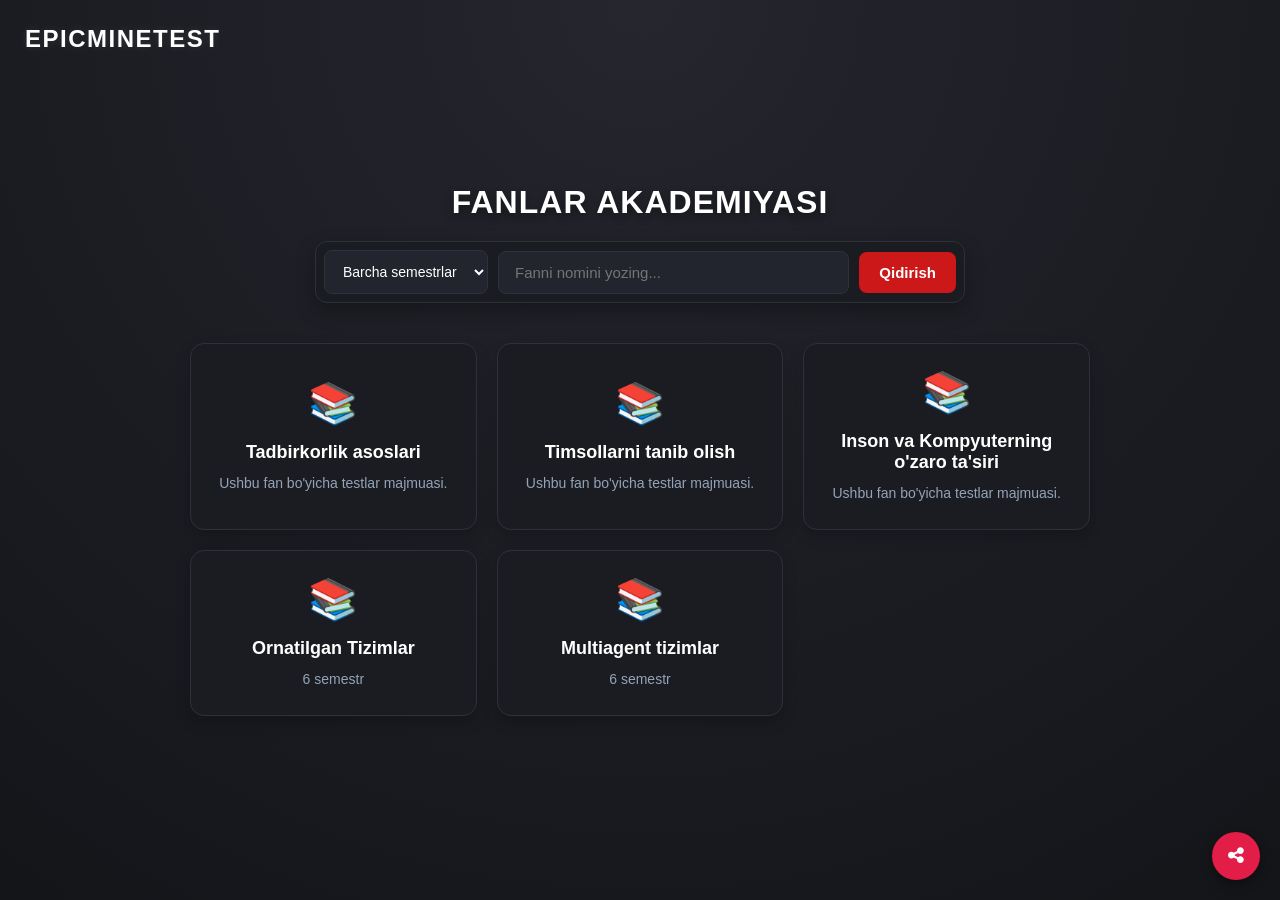
<file: index.html>
<!DOCTYPE html>
<html lang="uz">
<head>
  <meta charset="UTF-8">
  <meta name="viewport" content="width=device-width, initial-scale=1.0">
  <title>Bosh Sahifa - Fanlar Ro'yxati</title>
  <link rel="stylesheet" href="css/index.css">
  <link rel="stylesheet" href="https://cdnjs.cloudflare.com/ajax/libs/font-awesome/6.4.0/css/all.min.css">
</head>
<body>
  <div class="top-header">
    <a href="index.html" class="brand-logo">EpicMineTest</a>
  </div>

  <div class="main-container">
    <header class="main-header">
      <h1 class="main-title">Fanlar Akademiyasi</h1>
      <div class="search-box">
        <select id="semesterSelect" class="search-select">
          <option value="all">Barcha semestrlar</option>
          <option value="7">7-semestr</option>
          <option value="6">6-semestr</option>
          <option value="5">5-semestr</option>
          <option value="4">4-semestr</option>
          <option value="3">3-semestr</option>
          <option value="2">2-semestr</option>
          <option value="1">1-semestr</option>
        </select>

        <input type="text" id="searchInput" class="search-input" placeholder="Fanni nomini yozing..." autocomplete="off">
        <button id="searchBtn" class="search-btn">Qidirish</button>
      </div>
    </header>

    <main class="content-area">
      <div id="fanlarList" class="fanlar-grid">
        <div class="loading-text">Fanlar yuklanmoqda...</div>
      </div>
    </main>
  </div>

  <!-- Share Button & Modal -->
  <button id="open-share-modal-btn" class="share-trigger-btn" title="Ulashish">
      <i class="fa-solid fa-share-nodes"></i>
  </button>

  <div id="share-modal" class="modal-overlay">
      <div class="modal-card">
          <div class="modal-header">
              <h3 class="modal-title">
                  <i class="fa-solid fa-share-nodes highlight-icon"></i> Ulashish
              </h3>
              <button id="close-share-modal-btn" class="modal-close-btn">
                  <i class="fa-solid fa-xmark"></i>
              </button>
          </div>

          <div class="modal-options">
              <button id="share-simple-btn" class="share-option-btn">
                  <div>
                      <strong class="option-title">Oddiy ulashish</strong>
                      <span class="option-sub">Saytning asosiy havolasini nusxalash</span>
                  </div>
                  <i class="fa-solid fa-link icon-sub"></i>
              </button>

              <button id="share-answers-btn" class="share-option-btn">
                  <div>
                      <strong class="option-title">Javoblar bilan ulashish</strong>
                      <span class="option-sub">Barcha fanlar havolasini nusxalash</span>
                  </div>
                  <i class="fa-solid fa-list-check icon-green"></i>
              </button>
          </div>
      </div>
  </div>

  <div id="toast" class="toast-notification">
      <i class="fa-solid fa-check icon-green"></i>
      <span>Nusxalandi!</span>
  </div>

  <script src="JavaScript/index.js"></script>
</body>
</html>
</file>
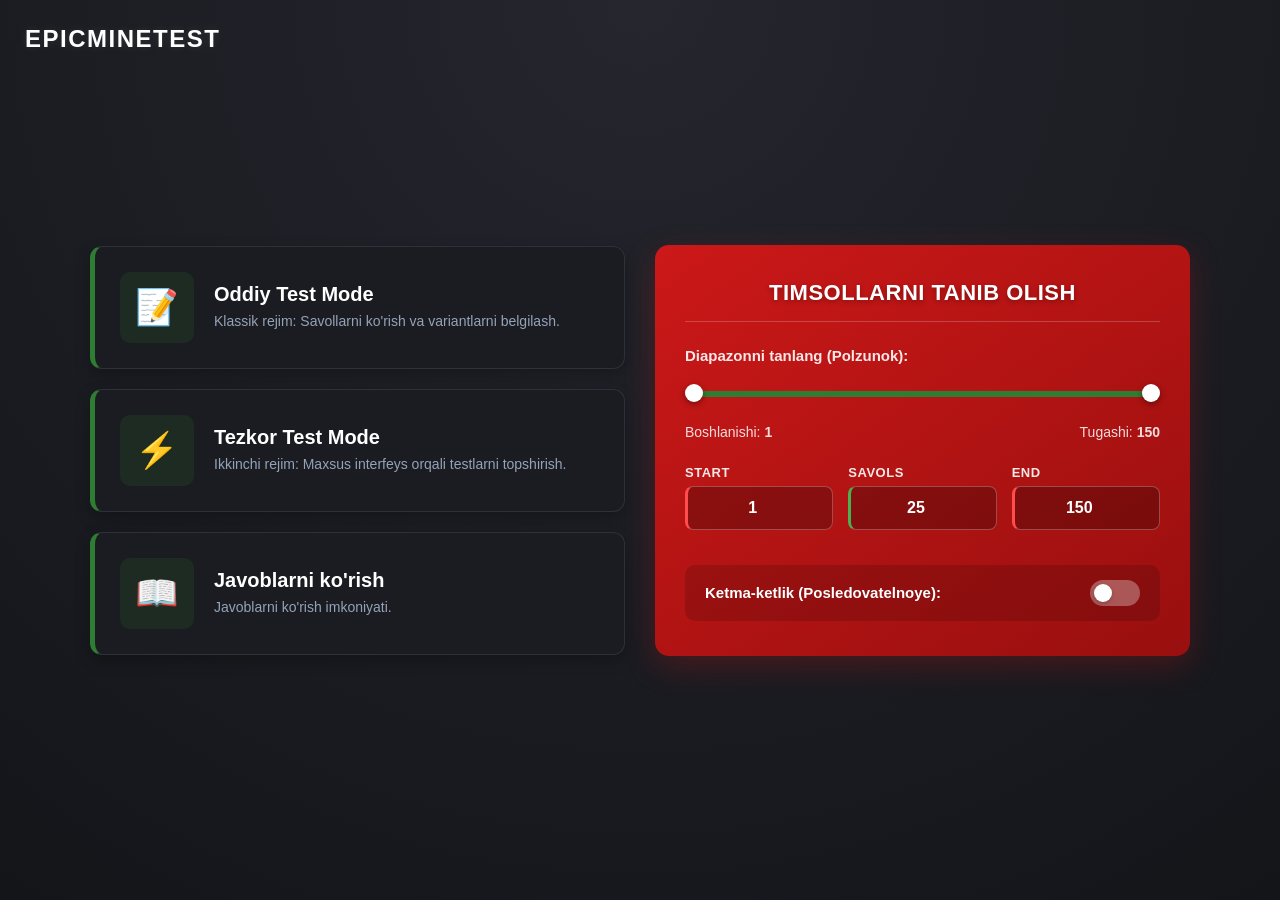
<file: menu.html>
<!DOCTYPE html>
<html lang="uz">
<head>
  <meta charset="UTF-8">
  <meta name="viewport" content="width=device-width, initial-scale=1.0">
  <title>Test Sozlamalari - Menu</title>
  <link rel="stylesheet" href="css/menu.css">
</head>
<body>
  <div class="top-header">
    <a href="index.html" class="brand-logo">EpicMineTest</a>
  </div>

  <div class="menu-container">
    
    <!-- CHAP BLOK: Test Rejimlari -->
    <div class="test-types-block">
      <div class="test-card" onclick="startQuiz('test.html')">
        <div class="card-icon">📝</div>
        <div class="card-info">
          <h3>Oddiy Test Mode</h3>
          <p>Klassik rejim: Savollarni ko'rish va variantlarni belgilash.</p>
        </div>
      </div>

      <div class="test-card" onclick="startQuiz('test2.html')">
        <div class="card-icon">⚡</div>
        <div class="card-info">
          <h3>Tezkor Test Mode</h3>
          <p>Ikkinchi rejim: Maxsus interfeys orqali testlarni topshirish.</p>
        </div>
      </div>

      <div class="test-card" onclick="GetJavobs('Javob.html')">
        <div class="card-icon">📖</div>
        <div class="card-info">
          <h3>Javoblarni ko'rish</h3>
          <p>Javoblarni ko'rish imkoniyati.</p>
        </div>
      </div>
    </div>

    <!-- O'NG BLOK: Sozlamalar -->
    <div class="settings-block">
      <h2 id="subjectTitle" class="settings-title">Yuklanmoqda...</h2>
      
      <div class="slider-container">
        <p class="slider-label">Diapazonni tanlang (Polzunok):</p>
        <div class="range-slider-wrapper">
          <div class="slider-track" id="sliderTrack"></div>
          <input type="range" id="sliderStart" min="1" max="100" value="1" step="1">
          <input type="range" id="sliderEnd" min="1" max="100" value="100" step="1">
        </div>
        <div class="slider-values">
          <span>Boshlanishi: <strong id="valStart">1</strong></span>
          <span>Tugashi: <strong id="valEnd">100</strong></span>
        </div>
      </div>

      <div class="inputs-row">
        <div class="input-group group-start">
          <label for="inputStart">Start</label>
          <input type="number" id="inputStart" min="1" value="1">
        </div>
        
        <div class="input-group group-savols">
          <label for="inputSavols">Savols</label>
          <input type="number" id="inputSavols" min="1" value="25">
        </div>

        <div class="input-group group-end">
          <label for="inputEnd">End</label>
          <input type="number" id="inputEnd" min="1">
        </div>
      </div>

      <div class="toggle-container">
        <span class="toggle-label">Ketma-ketlik (Posledovatelnoye):</span>
        <label class="switch">
          <input type="checkbox" id="posledovotelnyaToggle">
          <span class="slider-round"></span>
        </label>
      </div>

    </div>

  </div>

  <script src="JavaScript/menu.js"></script>
</body>
</html>
</file>
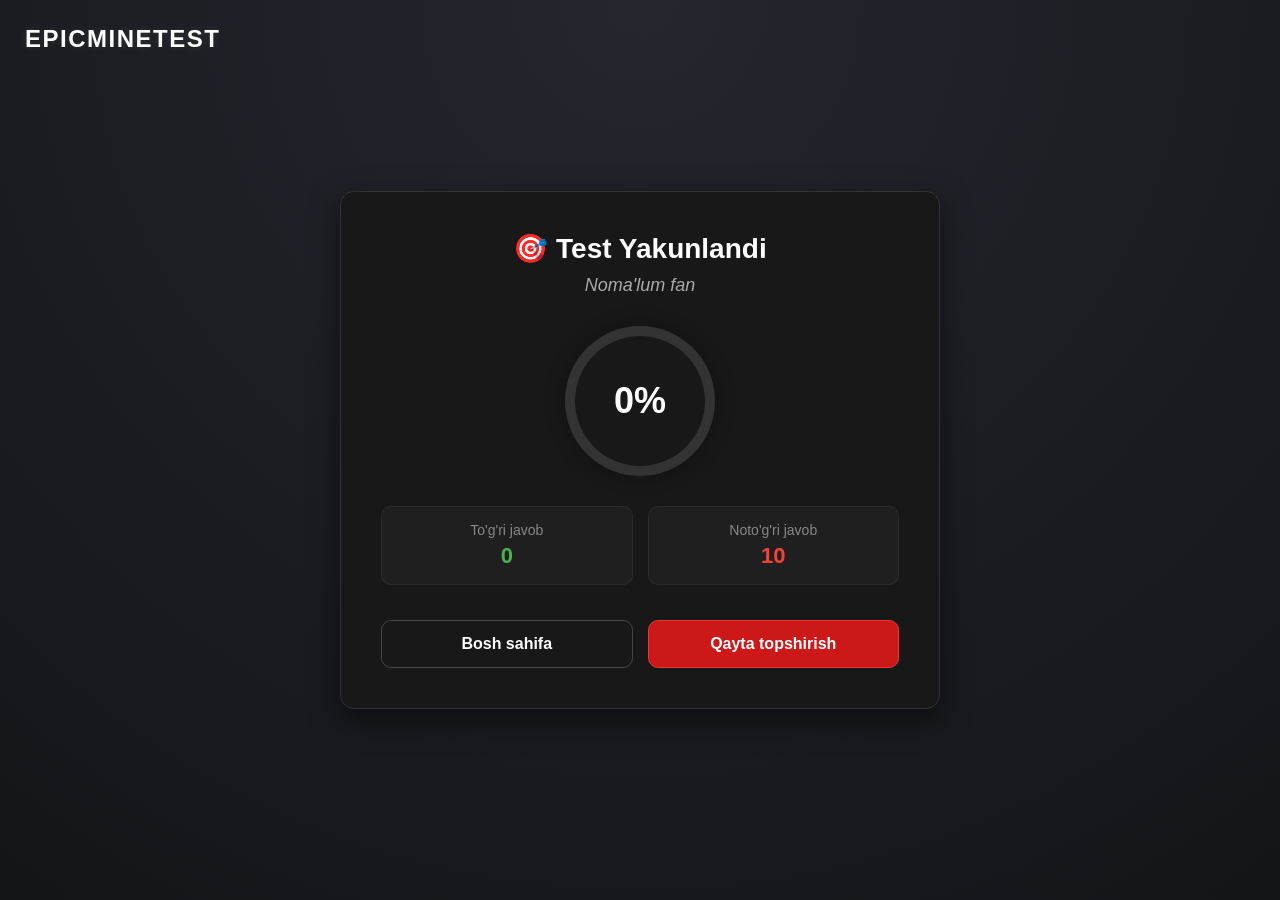
<file: result.html>
<!DOCTYPE html>
<html lang="uz">
<head>
  <meta charset="UTF-8">
  <meta name="viewport" content="width=device-width, initial-scale=1.0">
  <title>Test Natijalari</title>
  <link rel="stylesheet" href="css/result.css">
</head>
<body>
  <div class="top-header">
    <a href="index.html" class="brand-logo">EpicMineTest</a>
  </div>

  <div class="result-container">
    <h1 class="result-title">🎯 Test Yakunlandi</h1>
    <div class="subject-name" id="resSubject">Fan nomi yuklanmoqda...</div>

    <div class="score-circle" id="scoreCircle">
      <span class="score-text" id="scorePercent">0%</span>
    </div>

    <div class="stats-grid">
      <div class="stat-card">
        <div class="stat-label">To'g'ri javob</div>
        <div class="stat-value correct" id="resCorrect">0</div>
      </div>
      <div class="stat-card">
        <div class="stat-label">Noto'g'ri javob</div>
        <div class="stat-value wrong" id="resWrong">0</div>
      </div>
    </div>

    <div class="result-buttons">
      <a href="index.html" class="btn-result btn-home">Bosh sahifa</a>
      <a href="#" id="btnRestart" class="btn-result btn-restart">Qayta topshirish</a>
    </div>
  </div>

  <script src="JavaScript/result.js"></script>
</body>
</html>
</file>
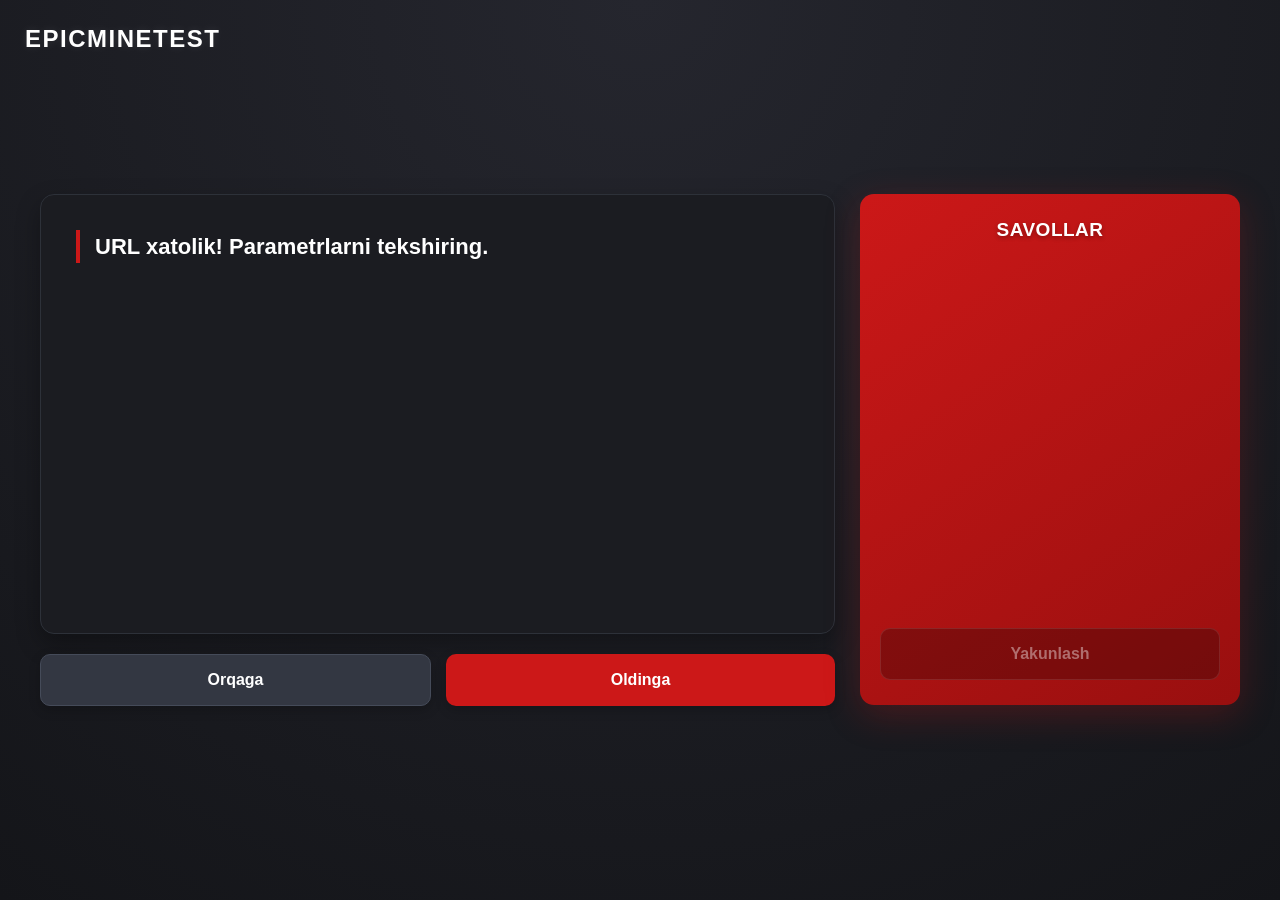
<file: test.html>
<!DOCTYPE html>
<html lang="uz">
<head>
  <meta charset="UTF-8">
  <meta name="viewport" content="width=device-width, initial-scale=1.0">
  <title>Quiz App</title>
  <link rel="stylesheet" href="css/test.css">
</head>
<body>

  <div class="top-header">
    <a href="index.html" class="brand-logo">EpicMineTest</a>
  </div>

  <div class="quiz-container">
    
    <div class="left-side">
      <div class="question-block">
        <div class="question-text" id="questionText">Yuklanmoqda...</div>
        <div class="answers-list" id="answersList"></div>
      </div>

      <div class="navigation-block">
        <button class="btn btn-prev" id="btnPrev">Orqaga</button>
        <button class="btn btn-next" id="btnNext">Oldinga</button>
      </div>
    </div>

    <div class="matrix-block">
      <div class="matrix-title" id="matrixTitle">Savollar</div>
      <div class="matrix-grid" id="matrixGrid"></div>
      
      <div class="submit-block">
        <button class="btn-submit" id="btnSubmit" disabled>Yakunlash</button>
      </div>
    </div>

  </div>

  <script src="JavaScript/savol.js"></script>
</body>
</html>
</file>
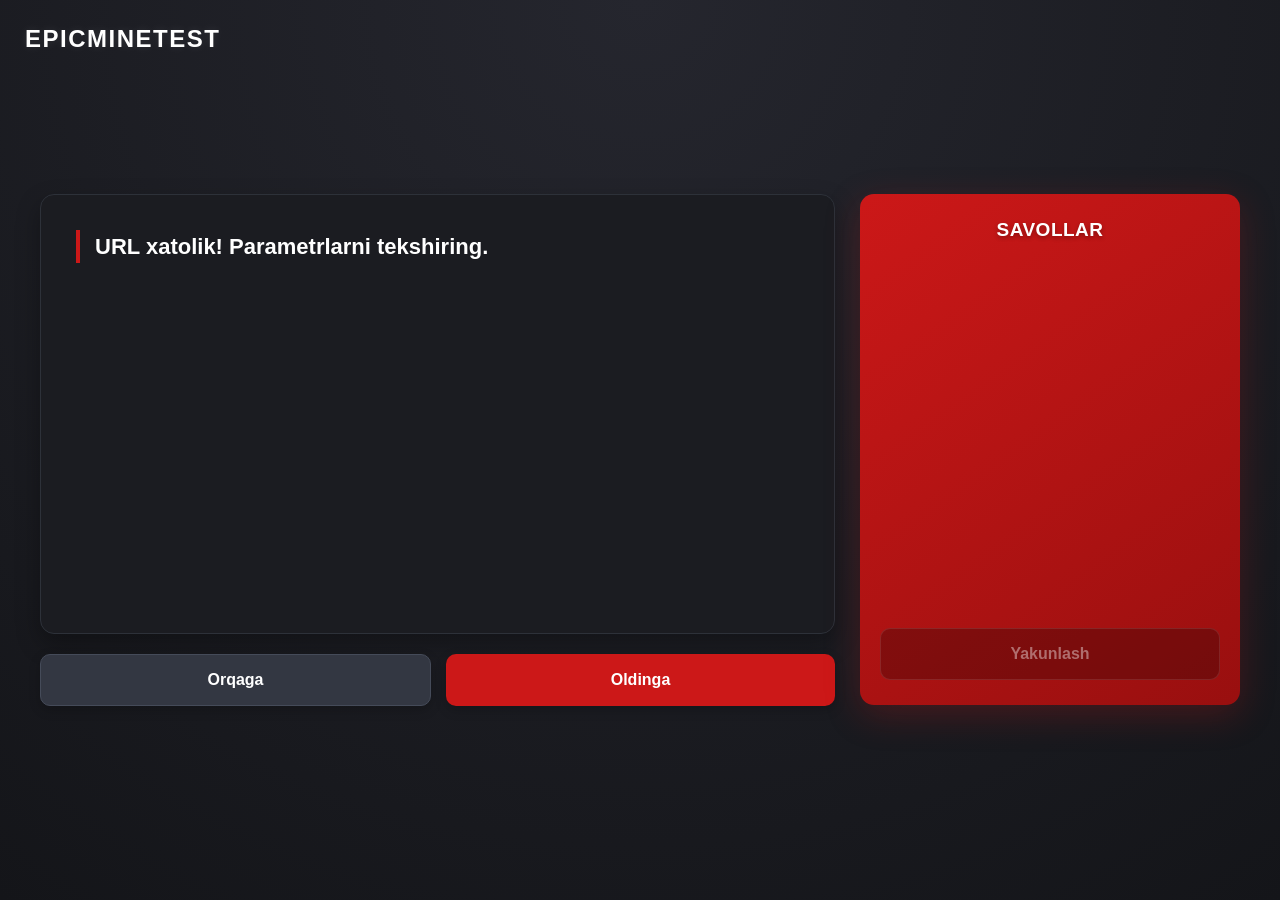
<file: test2.html>
<!DOCTYPE html>
<html lang="uz">
<head>
  <meta charset="UTF-8">
  <meta name="viewport" content="width=device-width, initial-scale=1.0">
  <title>Tezkor Quiz App</title>
  <link rel="stylesheet" href="css/test2.css">
</head>
<body>

  <div class="top-header">
    <a href="index.html" class="brand-logo">EpicMineTest</a>
  </div>

  <div class="quiz-container">
    <div class="left-side">
      <div class="question-block">
        <div class="question-text" id="questionText">Yuklanmoqda...</div>
        <div class="answers-list" id="answersList"></div> 
      </div>

      <div class="navigation-block">
        <button class="btn btn-prev" id="btnPrev">Orqaga</button>
        <button class="btn btn-next" id="btnNext">Oldinga</button>
      </div>
    </div>

    <div class="matrix-block">
      <div class="matrix-title" id="matrixTitle">Savollar</div>
      <div class="matrix-grid" id="matrixGrid"></div>
      <div class="submit-block">
        <button class="btn-submit" id="btnSubmit" disabled>Yakunlash</button>
      </div>
    </div>
  </div>

  <script src="JavaScript/savol2.js"></script> 
</body>
</html>
</file>
<file: css/index.css>
* {
  box-sizing: border-box;
  margin: 0;
  padding: 0;
  font-family: 'Segoe UI', Tahoma, Geneva, Verdana, sans-serif;
}

body {
  background: radial-gradient(circle at top, #25262e 0%, #141519 100%);
  color: #e2e8f0;
  padding: 30px 20px;
  min-height: 100vh;
  display: flex;
  justify-content: center;
  align-items: center;
}

.top-header {
  position: absolute;
  top: 25px;
  left: 25px;
  z-index: 100;
}

.brand-logo {
  font-size: 24px;
  font-weight: 900;
  color: #ffffff;
  text-decoration: none;
  letter-spacing: 1.5px;
  text-transform: uppercase;
  transition: all 0.3s ease;
  display: inline-block;
  text-shadow: 0 0 10px rgba(255, 255, 255, 0.1);
}

.brand-logo:hover {
  color: #cc1818;
  text-shadow: 0 0 15px rgba(204, 24, 24, 0.7);
  transform: translateY(-2px);
}

.main-container {
  display: flex;
  flex-direction: column;
  align-items: center;
  justify-content: center;
  width: 100%;
  max-width: 900px;
  margin: 0 auto;
  text-align: center;
}

.main-header {
  width: 100%;
  margin-bottom: 40px;
  display: flex;
  flex-direction: column;
  align-items: center;
  gap: 20px;
}

.main-title {
  font-size: 32px;
  font-weight: 800;
  color: #ffffff;
  text-transform: uppercase;
  letter-spacing: 1px;
  text-shadow: 0 4px 10px rgba(0, 0, 0, 0.4);
}

/* Qidiruv bloki */
.search-box {
  display: flex;
  align-items: center;
  width: 100%;
  max-width: 650px;
  gap: 10px;
  background-color: #1b1c21;
  padding: 8px;
  border-radius: 12px;
  border: 1px solid #2d3139;
  box-shadow: 0 8px 20px rgba(0, 0, 0, 0.3);
}

.search-select {
  background-color: #23252e;
  color: #ffffff;
  border: 1px solid #2e323d;
  padding: 12px 14px;
  border-radius: 8px;
  font-size: 14px;
  outline: none;
  cursor: pointer;
}

.search-select:focus {
  border-color: #cc1818;
}

.search-input {
  flex: 1;
  background-color: #23252e;
  border: 1px solid #2e323d;
  padding: 12px 16px;
  border-radius: 8px;
  color: #ffffff;
  font-size: 15px;
  outline: none;
}

.search-input:focus {
  border-color: #cc1818;
  box-shadow: 0 0 10px rgba(204, 24, 24, 0.3);
}

.search-btn {
  background-color: #cc1818;
  color: #ffffff;
  border: none;
  border-radius: 8px;
  padding: 12px 20px;
  font-size: 15px;
  font-weight: 600;
  cursor: pointer;
  transition: all 0.2s ease;
}

.search-btn:hover {
  background-color: #e51a1a;
  box-shadow: 0 4px 12px rgba(204, 24, 24, 0.4);
}

/* Fanlar kartochkasi */
.content-area {
  width: 100%;
}

.fanlar-grid {
  display: grid;
  grid-template-columns: repeat(auto-fill, minmax(260px, 1fr));
  gap: 20px;
  width: 100%;
}

.subject-card {
  -webkit-user-select: none; /* Safari ва Chrome учун */
  -moz-user-select: none;    /* Firefox учун */
  -ms-user-select: none;     /* IE/Edge учун */
  user-select: none;         /* Стандарт */
  background-color: #1b1c21;
  border: 1px solid #2d3139;
  border-radius: 14px;
  padding: 25px 20px;
  cursor: pointer;
  display: flex;
  flex-direction: column;
  align-items: center;
  justify-content: center;
  transition: all 0.3s ease;
  box-shadow: 0 6px 15px rgba(0, 0, 0, 0.2);
}

.subject-card:hover {
  transform: translateY(-5px);
  border-color: #cc1818;
  box-shadow: 0 10px 25px rgba(204, 24, 24, 0.25);
  background: linear-gradient(145deg, #1b1c21 0%, #23252e 100%);
}

.subject-icon {
  font-size: 40px;
  margin-bottom: 15px;
}

.subject-name {
  font-size: 18px;
  font-weight: 700;
  color: #ffffff;
  margin-bottom: 10px;
}

.subject-desc {
  font-size: 14px;
  color: #94a3b8;
  line-height: 1.5;
}

.loading-text, .error-text, .no-result {
  grid-column: 1 / -1;
  font-size: 18px;
  color: #94a3b8;
  padding: 40px 0;
}

.error-text {
  color: #cc1818;
}

/* Share & Modal Styles */
.share-trigger-btn {
  position: fixed;
  bottom: 20px;
  right: 20px;
  z-index: 9999;
  width: 48px;
  height: 48px;
  border-radius: 50%;
  background-color: #e11d48;
  color: #ffffff;
  border: none;
  cursor: pointer;
  box-shadow: 0 4px 12px rgba(0,0,0,0.4);
  display: flex;
  align-items: center;
  justify-content: center;
  font-size: 18px;
  transition: transform 0.2s;
}

.share-trigger-btn:hover {
  transform: scale(1.05);
}

.modal-overlay {
  display: none;
  position: fixed;
  top: 0;
  left: 0;
  width: 100%;
  height: 100%;
  background-color: rgba(0, 0, 0, 0.75);
  backdrop-filter: blur(4px);
  z-index: 10000;
  align-items: center;
  justify-content: center;
  padding: 16px;
}

.modal-card {
  background-color: #18181b;
  width: 100%;
  max-width: 360px;
  border-radius: 16px;
  border: 1px solid #27272a;
  padding: 20px;
  color: #ffffff;
  box-shadow: 0 20px 25px -5px rgba(0, 0, 0, 0.5);
}

.modal-header {
  display: flex;
  align-items: center;
  justify-content: space-between;
  border-bottom: 1px solid #27272a;
  padding-bottom: 12px;
  margin-bottom: 16px;
}

.modal-title {
  margin: 0;
  font-size: 16px;
  font-weight: bold;
  color: #f4f4f5;
  display: flex;
  align-items: center;
  gap: 8px;
}

.modal-close-btn {
  background: transparent;
  border: none;
  color: #a1a1aa;
  font-size: 20px;
  cursor: pointer;
  padding: 4px 8px;
  border-radius: 6px;
}

.modal-options {
  display: flex;
  flex-direction: column;
  gap: 10px;
}

.share-option-btn {
  display: flex;
  align-items: center;
  justify-content: space-between;
  width: 100%;
  background-color: #27272a;
  border: 1px solid #3f3f46;
  border-radius: 12px;
  padding: 12px 14px;
  color: #ffffff;
  text-align: left;
  cursor: pointer;
  transition: background-color 0.2s;
}

.share-option-btn:hover {
  background-color: #3f3f46;
}

.option-title {
  display: block;
  font-size: 13px;
  color: #f4f4f5;
}

.option-sub {
  font-size: 11px;
  color: #a1a1aa;
}

.highlight-icon { color: #e11d48; }
.icon-sub { color: #a1a1aa; font-size: 14px; margin-left: 8px; }
.icon-green { color: #10b981; font-size: 14px; margin-left: 8px; }

.toast-notification {
  display: none;
  position: fixed;
  bottom: 24px;
  left: 50%;
  transform: translateX(-50%);
  background-color: #18181b;
  border: 1px solid #3f3f46;
  color: #ffffff;
  font-size: 13px;
  font-weight: 600;
  padding: 10px 18px;
  border-radius: 12px;
  box-shadow: 0 10px 15px -3px rgba(0,0,0,0.5);
  z-index: 10001;
  align-items: center;
  gap: 8px;
}

/* Responsive */
@media (max-width: 991px) {
  body { padding-top: 80px; }
  .top-header { left: 50%; transform: translateX(-50%); }
  .search-box { flex-direction: column; width: 100%; }
  .search-select, .search-input, .search-btn { width: 100%; }
}
</file>
<file: css/menu.css>
/* ==========================================================================
   1. OBSHCHIYe STILI I SBROS NASTROYeK
   ========================================================================== */
* {
  box-sizing: border-box;
  margin: 0;
  padding: 0;
  font-family: 'Segoe UI', Tahoma, Geneva, Verdana, sans-serif;
}

body {
  background: radial-gradient(circle at top, #25262e 0%, #141519 100%);
  color: #e2e8f0;
  padding: 30px 20px;
  min-height: 100vh;
  display: flex;
  justify-content: center;
  align-items: center;
}

/* ==========================================================================
   2. BRAND LOGOTIP STILI (EpicMineTest)
   ========================================================================== */
.top-header {
  position: absolute;
  top: 25px;
  left: 25px;
  z-index: 100;
}

.brand-logo {
  font-size: 24px;
  font-weight: 900;
  color: #ffffff;
  text-decoration: none;
  letter-spacing: 1.5px;
  text-transform: uppercase;
  transition: all 0.3s ease;
  display: inline-block;
  text-shadow: 0 0 10px rgba(255, 255, 255, 0.1);
}

.brand-logo:hover {
  color: #cc1818; 
  text-shadow: 0 0 15px rgba(204, 24, 24, 0.7);
  transform: translateY(-2px);
}

/* ==========================================================================
   3. MENU SAHIFASI (MENU.HTML) STILLARI
   ========================================================================== */
.menu-container {
  display: grid;
  grid-template-columns: 1fr;
  gap: 30px;
  width: 100%;
  max-width: 1100px;
  margin: 0 auto;
}

@media (min-width: 850px) {
  .menu-container {
    grid-template-columns: 1fr 1fr;
  }
}

/* CHAP BLOK: Test kartochkalari */
.test-types-block {
  display: flex;
  flex-direction: column;
  gap: 20px;
  justify-content: center;
}

.test-card {
  background-color: #1b1c21;
  border: 1px solid #2d3139;
  border-left: 5px solid #2e7d32;
  border-radius: 12px;
  padding: 25px;
  display: flex;
  align-items: center;
  gap: 20px;
  cursor: pointer;
  transition: all 0.3s ease;
  box-shadow: 0 6px 15px rgba(0, 0, 0, 0.25);
  
  -webkit-user-select: none;
  -moz-user-select: none;
  -ms-user-select: none;
  user-select: none;
  -webkit-tap-highlight-color: transparent;
  touch-action: manipulation;
}

.test-card:hover {
  transform: translateX(6px);
  border-color: #2e7d32;
  background: linear-gradient(145deg, #1b1c21 0%, #22252f 100%);
  box-shadow: 0 10px 25px rgba(46, 125, 50, 0.2);
}

.card-icon {
  font-size: 35px;
  background-color: rgba(46, 125, 50, 0.15);
  padding: 15px;
  border-radius: 10px;
  color: #4caf50;
}

.card-info h3 {
  font-size: 20px;
  color: #ffffff;
  margin-bottom: 6px;
  font-weight: 700;
}

.card-info p {
  font-size: 14px;
  color: #94a3b8;
  line-height: 1.4;
}

/* O'NG BLOK: Sozlamalar bloki */
.settings-block {
  background: linear-gradient(145deg, #cc1818, #990f0f);
  padding: 35px 30px;
  border-radius: 14px;
  box-shadow: 0 10px 30px rgba(204, 24, 24, 0.25);
  display: flex;
  flex-direction: column;
  gap: 25px;
}

.settings-title {
  font-size: 22px;
  font-weight: 800;
  color: #ffffff;
  text-transform: uppercase;
  text-align: center;
  letter-spacing: 0.5px;
  text-shadow: 0 2px 5px rgba(0,0,0,0.3);
  border-bottom: 1px solid rgba(255, 255, 255, 0.2);
  padding-bottom: 15px;
}

/* Polzunok (Double Range Slider) */
.slider-container {
  display: flex;
  flex-direction: column;
  gap: 12px;
}

.slider-label {
  font-size: 15px;
  font-weight: 600;
  color: rgba(255, 255, 255, 0.9);
}

.range-slider-wrapper {
  position: relative;
  width: 100%;
  height: 6px;
  margin: 15px 0;
}

.slider-track {
  position: absolute;
  width: 100%;
  height: 100%;
  background: rgba(255, 255, 255, 0.2);
  border-radius: 3px;
  z-index: 1;
}

.range-slider-wrapper input[type="range"] {
  position: absolute;
  width: 100%;
  height: 5px;
  -webkit-appearance: none;
  pointer-events: none;
  background: none;
  outline: none;
  z-index: 2;
  margin: 0;
}

.range-slider-wrapper input[type="range"]::-webkit-slider-thumb {
  height: 18px;
  width: 18px;
  border-radius: 50%;
  background: #ffffff;
  box-shadow: 0 2px 6px rgba(0,0,0,0.4);
  cursor: pointer;
  -webkit-appearance: none;
  pointer-events: auto;
  transition: transform 0.1s ease;
}

.range-slider-wrapper input[type="range"]::-webkit-slider-thumb:hover {
  transform: scale(1.25);
}

.slider-values {
  display: flex;
  justify-content: space-between;
  font-size: 14px;
  color: rgba(255, 255, 255, 0.85);
}

/* Inputlar qatori */
.inputs-row {
  display: grid;
  grid-template-columns: repeat(3, 1fr);
  gap: 15px;
}

.input-group {
  display: flex;
  flex-direction: column;
  gap: 6px;
}

.input-group label {
  font-size: 13px;
  font-weight: 700;
  text-transform: uppercase;
  color: rgba(255, 255, 255, 0.9);
  letter-spacing: 0.5px;
}

.input-group input {
  background-color: rgba(0, 0, 0, 0.25);
  border: 1px solid rgba(255, 255, 255, 0.25);
  padding: 12px;
  border-radius: 8px;
  color: #ffffff;
  font-size: 16px;
  font-weight: 600;
  text-align: center;
  outline: none;
  transition: all 0.2s ease;
}

.input-group input:focus {
  border-color: #ffffff;
  background-color: rgba(0, 0, 0, 0.4);
}

.group-start input { border-left: 3px solid #ff4d4d; }
.group-savols input { border-left: 3px solid #4caf50; }
.group-end input { border-left: 3px solid #ff4d4d; }

/* Switch Toggle */
.toggle-container {
  display: flex;
  justify-content: space-between;
  align-items: center;
  background-color: rgba(0, 0, 0, 0.15);
  padding: 15px 20px;
  border-radius: 10px;
  margin-top: 10px;
}

.toggle-label {
  font-size: 15px;
  font-weight: 600;
  color: #ffffff;
}

.switch {
  position: relative;
  display: inline-block;
  width: 50px;
  height: 26px;
}

.switch input { 
  opacity: 0;
  width: 0;
  height: 0;
}

.slider-round {
  position: absolute;
  cursor: pointer;
  top: 0; left: 0; right: 0; bottom: 0;
  background-color: rgba(255, 255, 255, 0.3);
  transition: .3s;
  border-radius: 34px;
}

.slider-round:before {
  position: absolute;
  content: "";
  height: 18px;
  width: 18px;
  left: 4px;
  bottom: 4px;
  background-color: white;
  transition: .3s;
  border-radius: 50%;
  box-shadow: 0 2px 4px rgba(0,0,0,0.2);
}

input:checked + .slider-round {
  background-color: #2e7d32;
}

input:checked + .slider-round:before {
  transform: translateX(24px);
}

/* ==========================================================================
   4. MOBIL QURILMALAR UCHUN RESPONSIVE ADAPTATSIYA
   ========================================================================== */
@media (max-width: 991px) {
  body {
    padding: 80px 12px 20px 12px;
    align-items: flex-start;
  }

  .top-header {
    position: absolute;
    top: 20px;
    left: 50%;
    transform: translateX(-50%);
    text-align: center;
    width: 100%;
  }

  .menu-container {
    grid-template-columns: 1fr !important;
    gap: 15px;
    width: 100%;
  }

  .test-card {
    padding: 18px;
    gap: 15px;
  }

  .card-icon {
    font-size: 28px;
    padding: 10px;
  }

  .card-info h3 {
    font-size: 18px;
  }

  .settings-block {
    padding: 20px 15px;
    gap: 20px;
  }

  .inputs-row {
    gap: 8px;
  }

  .input-group input {
    padding: 10px;
    font-size: 15px;
  }
}
</file>
<file: css/result.css>
/* ==========================================================================
   1. ОБЩИЕ СТИЛИ И СБРОС НАСТРОЕК
   ========================================================================== */
* {
  box-sizing: border-box;
  margin: 0;
  padding: 0;
  font-family: 'Segoe UI', Tahoma, Geneva, Verdana, sans-serif;
  -webkit-user-select: none;
  -moz-user-select: none;
  -ms-user-select: none;
  user-select: none;
  -webkit-tap-highlight-color: transparent;
  touch-action: manipulation;
}

body {
  background: radial-gradient(circle at top, #25262e 0%, #141519 100%);
  color: #e2e8f0;
  padding: 30px 20px;
  min-height: 100vh;
  display: flex;
  justify-content: center;
  align-items: center;
}

/* ==========================================================================
   2. NATIJA SAHIFASI UCHUN STILLAR (result.html)
   ========================================================================== */
.result-container {
  background-color: #181818;
  border: 1px solid #333;
  padding: 40px;
  border-radius: 14px;
  width: 100%;
  max-width: 600px;
  text-align: center;
  box-shadow: 0 10px 30px rgba(0, 0, 0, 0.5);
}

.result-title {
  font-size: 28px;
  font-weight: 700;
  color: #ffffff;
  margin-bottom: 10px;
}

.subject-name {
  font-size: 18px;
  color: #aaa;
  margin-bottom: 30px;
  font-style: italic;
}

/* Doiraviy yoki katta foiz ko'rsatkichi */
.score-circle {
  width: 150px;
  height: 150px;
  border-radius: 50%;
  background: conic-gradient(#2e7d32 0%, #333 0%);
  margin: 0 auto 30px auto;
  display: flex;
  align-items: center;
  justify-content: center;
  position: relative;
  box-shadow: 0 0 20px rgba(0, 0, 0, 0.3);
}

.score-circle::before {
  content: '';
  position: absolute;
  width: 130px;
  height: 130px;
  background-color: #181818;
  border-radius: 50%;
}

.score-text {
  position: relative;
  font-size: 36px;
  font-weight: 800;
  color: #ffffff;
  z-index: 2;
}

/* Statistika slayder bloki */
.stats-grid {
  display: grid;
  grid-template-columns: 1fr 1fr;
  gap: 15px;
  margin-bottom: 35px;
}

.stat-card {
  background-color: rgba(255, 255, 255, 0.03);
  border: 1px solid rgba(255, 255, 255, 0.05);
  padding: 15px;
  border-radius: 10px;
}

.stat-label {
  font-size: 14px;
  color: #888;
  margin-bottom: 5px;
}

.stat-value {
  font-size: 22px;
  font-weight: 700;
}

.stat-value.correct { color: #4caf50; }
.stat-value.wrong { color: #f44336; }

/* Tugmalar bloki */
.result-buttons {
  display: flex;
  gap: 15px;
}

.btn-result {
  flex: 1;
  padding: 14px;
  font-size: 16px;
  font-weight: 600;
  border-radius: 10px;
  cursor: pointer;
  transition: all 0.2s ease;
  text-decoration: none;
  text-align: center;
}

.btn-home {
  background-color: transparent;
  border: 1px solid rgba(255, 255, 255, 0.2);
  color: #ffffff;
}

.btn-home:hover {
  background-color: rgba(255, 255, 255, 0.05);
}

.btn-restart {
  background-color: #cc1818;
  border: 1px solid #e53935;
  color: #ffffff;
}

.btn-restart:hover {
  background-color: #e53935;
  transform: translateY(-2px);
}

/* ==========================================================================
   3. BRAND LOGOTIP STILI (EpicMineTest)
   ========================================================================== */
.top-header {
  position: absolute;
  top: 25px;
  left: 25px;
  z-index: 100;
}

.brand-logo {
  font-size: 24px;
  font-weight: 900;
  color: #ffffff;
  text-decoration: none;
  letter-spacing: 1.5px;
  text-transform: uppercase;
  transition: all 0.3s ease;
  display: inline-block;
  text-shadow: 0 0 10px rgba(255, 255, 255, 0.1);
}

.brand-logo:hover {
  color: #cc1818; 
  text-shadow: 0 0 15px rgba(204, 24, 24, 0.7);
  transform: translateY(-2px);
}

/* ==========================================================================
   4. MOBIL QURILMALAR UCHUN MOSLASHUV (RESPONSIVE)
   ========================================================================== */
@media (max-width: 992px) {
  body {
    padding-top: 80px;
    align-items: flex-start;
  }
  
  .top-header {
    position: absolute;
    top: 20px;
    left: 50%;
    transform: translateX(-50%);
    text-align: center;
    width: 100%;
  }

  .result-container {
    padding: 25px 15px;
  }

  .result-title {
    font-size: 24px;
  }

  .score-circle {
    width: 120px;
    height: 120px;
    margin-bottom: 20px;
  }

  .score-circle::before {
    width: 104px;
    height: 104px;
  }

  .score-text {
    font-size: 28px;
  }

  .stats-grid {
    gap: 10px;
    margin-bottom: 25px;
  }

  .stat-value {
    font-size: 18px;
  }

  .result-buttons {
    flex-direction: column;
    gap: 10px;
  }

  .btn-result {
    width: 100%;
    padding: 12px;
  }
}
</file>
<file: css/test.css>
/* ==========================================================================
   1. UMUMIY STILLAR VA SBRIS
   ========================================================================== */
* {
  box-sizing: border-box;
  margin: 0;
  padding: 0;
  font-family: 'Segoe UI', Tahoma, Geneva, Verdana, sans-serif;
  -webkit-user-select: none;
  -moz-user-select: none;
  -ms-user-select: none;
  user-select: none;
  -webkit-tap-highlight-color: transparent;
  touch-action: manipulation;
}

body {
  background: radial-gradient(circle at top, #25262e 0%, #141519 100%);
  color: #e2e8f0;
  padding: 30px 20px;
  min-height: 100vh;
  display: flex;
  justify-content: center;
  align-items: center;
}

.quiz-container {
  display: grid;
  grid-template-columns: 1fr;
  gap: 25px;
  width: 100%;
  max-width: 1200px;
}

/* ==========================================================================
   2. CHAP TOMON: SAVOL VA NAVIGATSIYA BLOKI
   ========================================================================== */
.left-side {
  display: flex;
  flex-direction: column;
  gap: 20px;
}

.question-block {
  background-color: #1b1c21;
  border: 1px solid #2d3139;
  padding: 35px;
  border-radius: 14px;
  min-height: 440px;
  box-shadow: 0 10px 25px rgba(0, 0, 0, 0.3);
  display: flex;
  flex-direction: column;
}

.question-text {
  font-size: 22px;
  color: #ffffff;
  margin-bottom: 30px;
  font-weight: 600;
  line-height: 1.5;
  border-left: 4px solid #cc1818;
  padding-left: 15px;
}

.answers-list {
  display: flex;
  flex-direction: column;
  gap: 14px;
  flex-grow: 1;
}

.answer-option {
  display: flex;
  align-items: center;
  background-color: #23252e;
  padding: 16px 20px;
  border-radius: 10px;
  cursor: pointer;
  border: 1px solid #2e323d;
  transition: all 0.25s ease;
}

.answer-option:hover {
  background-color: #2b2e3a;
  border-color: #4a5164;
  transform: translateX(4px);
}

.answer-option input[type="radio"] {
  margin-right: 18px;
  width: 20px;
  height: 20px;
  accent-color: #cc1818;
  cursor: pointer;
}

.answer-option span {
  font-size: 16px;
  color: #cbd5e1;
  line-height: 1.4;
}

.navigation-block {
  display: flex;
  gap: 15px;
}

.btn {
  flex: 1;
  padding: 16px;
  font-size: 16px;
  font-weight: 600;
  border: none;
  border-radius: 10px;
  cursor: pointer;
  color: #ffffff;
  transition: all 0.2s ease;
  box-shadow: 0 4px 12px rgba(0, 0, 0, 0.2);
}

.btn-prev {
  background-color: #333742;
  border: 1px solid #454b59;
}

.btn-prev:hover {
  background-color: #424857;
  transform: translateY(-2px);
}

.btn-next {
  background-color: #cc1818;
}

.btn-next:hover {
  background-color: #e51a1a;
  box-shadow: 0 6px 15px rgba(204, 24, 24, 0.4);
  transform: translateY(-2px);
}

/* ==========================================================================
   3. O'NG TOMON: MATRITSA BLOKI
   ========================================================================== */
.matrix-block {
  background: linear-gradient(145deg, #cc1818, #990f0f);
  padding: 25px 20px;
  border-radius: 14px;
  align-self: start;
  box-shadow: 0 10px 35px rgba(204, 24, 24, 0.25);
  height: 511px;
  max-height: 511px;
  display: flex;
  flex-direction: column;
  justify-content: space-between;
}

.matrix-title {
  font-size: 19px;
  font-weight: 700;
  color: #ffffff;
  margin-bottom: 20px;
  text-align: center;
  letter-spacing: 0.5px;
  text-transform: uppercase;
  flex-shrink: 0;
  text-shadow: 0 2px 4px rgba(0, 0, 0, 0.3);
}

.matrix-grid {
  display: grid;
  grid-template-columns: repeat(auto-fit, minmax(40px, 1fr)); 
  gap: 10px;
}

.matrix-grid.has-scroll {
  max-height: 380px;
  overflow-y: auto;
  overflow-x: hidden;
  padding-right: 8px;
}

.matrix-item {
  aspect-ratio: 1;
  background-color: rgba(255, 255, 255, 0.13);
  border: 1px solid rgba(255, 255, 255, 0.25);
  color: rgba(255, 255, 255, 0.9);
  font-size: 15px;
  font-weight: 700;
  display: flex;
  align-items: center;
  justify-content: center;
  border-radius: 8px;
  cursor: pointer;
  transition: all 0.2s ease;
}

.matrix-item:hover {
  background-color: rgba(255, 255, 255, 0.3);
  color: #ffffff;
  transform: scale(1.05);
}

.matrix-item.answered {
  background-color: #2e7d32 !important;
  border-color: #4caf50;
  color: white !important;
}

.matrix-item.active {
  background-color: #ffffff !important;
  color: #cc1818 !important;
  border-color: #ffffff !important;
  transform: scale(1.1);
  box-shadow: 0 0 15px rgba(255, 255, 255, 0.8) !important;
  z-index: 2;
}

/* Scrollbar */
.matrix-grid::-webkit-scrollbar {
  width: 6px;
}
.matrix-grid::-webkit-scrollbar-track {
  background: rgba(0, 0, 0, 0.15);
  border-radius: 10px;
}
.matrix-grid::-webkit-scrollbar-thumb {
  background: rgba(255, 255, 255, 0.35);
  border-radius: 10px;
}

.submit-block {
  margin-top: 20px;
  text-align: center;
  flex-shrink: 0;
}

.btn-submit {
  width: 100%;
  background-color: #1b5e20;
  border: 1px solid #2e7d32;
  padding: 16px;
  font-size: 16px;
  font-weight: 700;
  border-radius: 10px;
  cursor: pointer;
  color: #ffffff;
  transition: all 0.25s ease;
  box-shadow: 0 4px 15px rgba(0, 0, 0, 0.2);
}

.btn-submit:hover:not(:disabled) {
  background-color: #2e7d32;
  box-shadow: 0 6px 20px rgba(46, 125, 50, 0.5);
  transform: translateY(-2px);
}

.btn-submit:disabled {
  background-color: rgba(0, 0, 0, 0.25);
  border-color: rgba(255, 255, 255, 0.1);
  color: rgba(255, 255, 255, 0.4);
  cursor: not-allowed;
  box-shadow: none;
  transform: none;
}

/* ==========================================================================
   4. LOGO VA HEADER
   ========================================================================== */
.top-header {
  position: absolute;
  top: 25px;
  left: 25px;
  z-index: 100;
}

.brand-logo {
  font-size: 24px;
  font-weight: 900;
  color: #ffffff;
  text-decoration: none;
  letter-spacing: 1.5px;
  text-transform: uppercase;
  transition: all 0.3s ease;
  display: inline-block;
  text-shadow: 0 0 10px rgba(255, 255, 255, 0.1);
}

.brand-logo:hover {
  color: #cc1818; 
  text-shadow: 0 0 15px rgba(204, 24, 24, 0.7);
  transform: translateY(-2px);
}

/* ==========================================================================
   5. MOBIL MOSLASHUV (RESPONSIVE)
   ========================================================================== */
@media (min-width: 992px) {
  .quiz-container {
    grid-template-columns: 1fr 380px;
  }
}

@media (max-width: 991px) {
  body {
    padding: 80px 12px 20px 12px;
    align-items: flex-start;
  }

  .quiz-container {
    grid-template-columns: 1fr !important;
    gap: 15px;
  }

  .question-block {
    padding: 20px 15px;
    min-height: auto;
  }

  .question-text {
    font-size: 18px;
    margin-bottom: 20px;
    padding-left: 10px;
  }

  .answer-option {
    padding: 12px 15px;
  }

  .matrix-block {
    height: auto;
    max-height: none;
    padding: 20px 15px;
    order: 2;
  }

  .matrix-grid {
    grid-template-columns: repeat(auto-fit, minmax(38px, 1fr)) !important;
    gap: 8px;
  }

  .matrix-grid.has-scroll {
    max-height: 250px;
  }

  .top-header {
    position: absolute;
    top: 20px;
    left: 50%;
    transform: translateX(-50%);
    text-align: center;
    width: 100%;
  }
}
</file>
<file: css/test2.css>
/* ==========================================================================
   1. UMUMIY STILLAR VA SBRIS
   ========================================================================== */
* {
  box-sizing: border-box;
  margin: 0;
  padding: 0;
  font-family: 'Segoe UI', Tahoma, Geneva, Verdana, sans-serif;
  -webkit-user-select: none;
  -moz-user-select: none;
  -ms-user-select: none;
  user-select: none;
  -webkit-tap-highlight-color: transparent;
  touch-action: manipulation;
}

body {
  background: radial-gradient(circle at top, #25262e 0%, #141519 100%);
  color: #e2e8f0;
  padding: 30px 20px;
  min-height: 100vh;
  display: flex;
  justify-content: center;
  align-items: center;
}

.quiz-container {
  display: grid;
  grid-template-columns: 1fr;
  gap: 25px;
  width: 100%;
  max-width: 1200px;
}

/* ==========================================================================
   2. CHAP TOMON: SAVOL VA NAVIGATSIYA BLOKI
   ========================================================================== */
.left-side {
  display: flex;
  flex-direction: column;
  gap: 20px;
}

.question-block {
  background-color: #1b1c21;
  border: 1px solid #2d3139;
  padding: 35px;
  border-radius: 14px;
  min-height: 440px;
  box-shadow: 0 10px 25px rgba(0, 0, 0, 0.3);
  display: flex;
  flex-direction: column;
}

.question-text {
  font-size: 22px;
  color: #ffffff;
  margin-bottom: 30px;
  font-weight: 600;
  line-height: 1.5;
  border-left: 4px solid #cc1818;
  padding-left: 15px;
}

.answers-list {
  display: flex;
  flex-direction: column;
  gap: 14px;
  flex-grow: 1;
}

/* Tezkor rejim uchun variant tugmalari */
.fast-answer-btn {
  display: flex;
  align-items: center;
  width: 100%;
  background-color: #1b1c21;
  border: 1px solid #2d3139;
  border-radius: 10px;
  padding: 15px 20px;
  color: #e2e8f0;
  font-size: 16px;
  cursor: pointer;
  text-align: left;
  transition: all 0.2s ease;
}

.fast-answer-btn:hover:not(:disabled) {
  background-color: #252731;
  border-color: #4f5666;
  transform: translateX(4px);
}

.fast-answer-badge {
  background-color: rgba(255, 255, 255, 0.08);
  border: 1px solid rgba(255, 255, 255, 0.15);
  width: 32px;
  height: 32px;
  border-radius: 50%;
  display: flex;
  align-items: center;
  justify-content: center;
  font-weight: 700;
  margin-right: 15px;
  flex-shrink: 0;
  color: #ffffff;
}

.fast-answer-btn.correct {
  background-color: #1b5e20 !important;
  border-color: #4caf50 !important;
  color: #ffffff !important;
}

.fast-answer-btn.correct .fast-answer-badge {
  background-color: #4caf50 !important;
  color: #ffffff !important;
}

.fast-answer-btn.wrong {
  background-color: #b71c1c !important;
  border-color: #f44336 !important;
  color: #ffffff !important;
}

.fast-answer-btn.wrong .fast-answer-badge {
  background-color: #f44336 !important;
  color: #ffffff !important;
}

.fast-answer-btn:disabled {
  cursor: not-allowed;
  opacity: 0.9;
  transform: none;
}

.navigation-block {
  display: flex;
  gap: 15px;
}

.btn {
  flex: 1;
  padding: 16px;
  font-size: 16px;
  font-weight: 600;
  border: none;
  border-radius: 10px;
  cursor: pointer;
  color: #ffffff;
  transition: all 0.2s ease;
  box-shadow: 0 4px 12px rgba(0, 0, 0, 0.2);
}

.btn-prev {
  background-color: #333742;
  border: 1px solid #454b59;
}

.btn-prev:hover {
  background-color: #424857;
  transform: translateY(-2px);
}

.btn-next {
  background-color: #cc1818;
}

.btn-next:hover {
  background-color: #e51a1a;
  box-shadow: 0 6px 15px rgba(204, 24, 24, 0.4);
  transform: translateY(-2px);
}

/* ==========================================================================
   3. O'NG TOMON: MATRITSA BLOKI
   ========================================================================== */
.matrix-block {
  background: linear-gradient(145deg, #cc1818, #990f0f);
  padding: 25px 20px;
  border-radius: 14px;
  align-self: start;
  box-shadow: 0 10px 35px rgba(204, 24, 24, 0.25);
  height: 511px;
  max-height: 511px;
  display: flex;
  flex-direction: column;
  justify-content: space-between;
}

.matrix-title {
  font-size: 19px;
  font-weight: 700;
  color: #ffffff;
  margin-bottom: 20px;
  text-align: center;
  letter-spacing: 0.5px;
  text-transform: uppercase;
  flex-shrink: 0;
  text-shadow: 0 2px 4px rgba(0, 0, 0, 0.3);
}

.matrix-grid {
  display: grid;
  grid-template-columns: repeat(auto-fit, minmax(40px, 1fr)); 
  gap: 10px;
}

.matrix-grid.has-scroll {
  max-height: 380px;
  overflow-y: auto;
  overflow-x: hidden;
  padding-right: 8px;
}

.matrix-item {
  aspect-ratio: 1;
  background-color: rgba(255, 255, 255, 0.13);
  border: 1px solid rgba(255, 255, 255, 0.25);
  color: rgba(255, 255, 255, 0.9);
  font-size: 15px;
  font-weight: 700;
  display: flex;
  align-items: center;
  justify-content: center;
  border-radius: 8px;
  cursor: pointer;
  transition: all 0.2s ease;
}

.matrix-item:hover {
  background-color: rgba(255, 255, 255, 0.3);
  color: #ffffff;
  transform: scale(1.05);
}

.matrix-item.answered {
  background-color: #2e7d32 !important;
  border-color: #4caf50;
  color: white !important;
}

.matrix-item.wrong {
  background-color: #c55b04 !important;
  border-color: #c55b04 !important;
  color: white !important;
}

.matrix-item.active {
  background-color: #ffffff !important;
  color: #cc1818 !important;
  border-color: #ffffff !important;
  transform: scale(1.1);
  box-shadow: 0 0 15px rgba(255, 255, 255, 0.8) !important;
  z-index: 2;
}

/* Scrollbar */
.matrix-grid::-webkit-scrollbar {
  width: 6px;
}
.matrix-grid::-webkit-scrollbar-track {
  background: rgba(0, 0, 0, 0.15);
  border-radius: 10px;
}
.matrix-grid::-webkit-scrollbar-thumb {
  background: rgba(255, 255, 255, 0.35);
  border-radius: 10px;
}

.submit-block {
  margin-top: 20px;
  text-align: center;
  flex-shrink: 0;
}

.btn-submit {
  width: 100%;
  background-color: #1b5e20;
  border: 1px solid #2e7d32;
  padding: 16px;
  font-size: 16px;
  font-weight: 700;
  border-radius: 10px;
  cursor: pointer;
  color: #ffffff;
  transition: all 0.25s ease;
  box-shadow: 0 4px 15px rgba(0, 0, 0, 0.2);
}

.btn-submit:hover:not(:disabled) {
  background-color: #2e7d32;
  box-shadow: 0 6px 20px rgba(46, 125, 50, 0.5);
  transform: translateY(-2px);
}

.btn-submit:disabled {
  background-color: rgba(0, 0, 0, 0.25);
  border-color: rgba(255, 255, 255, 0.1);
  color: rgba(255, 255, 255, 0.4);
  cursor: not-allowed;
  box-shadow: none;
  transform: none;
}

/* ==========================================================================
   4. LOGO VA HEADER
   ========================================================================== */
.top-header {
  position: absolute;
  top: 25px;
  left: 25px;
  z-index: 100;
}

.brand-logo {
  font-size: 24px;
  font-weight: 900;
  color: #ffffff;
  text-decoration: none;
  letter-spacing: 1.5px;
  text-transform: uppercase;
  transition: all 0.3s ease;
  display: inline-block;
  text-shadow: 0 0 10px rgba(255, 255, 255, 0.1);
}

.brand-logo:hover {
  color: #cc1818; 
  text-shadow: 0 0 15px rgba(204, 24, 24, 0.7);
  transform: translateY(-2px);
}

/* ==========================================================================
   5. MOBIL MOSLASHUV (RESPONSIVE)
   ========================================================================== */
@media (min-width: 992px) {
  .quiz-container {
    grid-template-columns: 1fr 380px;
  }
}

@media (max-width: 991px) {
  body {
    padding: 80px 12px 20px 12px;
    align-items: flex-start;
  }

  .quiz-container {
    grid-template-columns: 1fr !important;
    gap: 15px;
  }

  .question-block {
    padding: 20px 15px;
    min-height: auto;
  }

  .question-text {
    font-size: 18px;
    margin-bottom: 20px;
    padding-left: 10px;
  }

  .matrix-block {
    height: auto;
    max-height: none;
    padding: 20px 15px;
    order: 2;
  }

  .matrix-grid {
    grid-template-columns: repeat(auto-fit, minmax(38px, 1fr)) !important;
    gap: 8px;
  }

  .matrix-grid.has-scroll {
    max-height: 250px;
  }

  .top-header {
    position: absolute;
    top: 20px;
    left: 50%;
    transform: translateX(-50%);
    text-align: center;
    width: 100%;
  }
}
</file>
